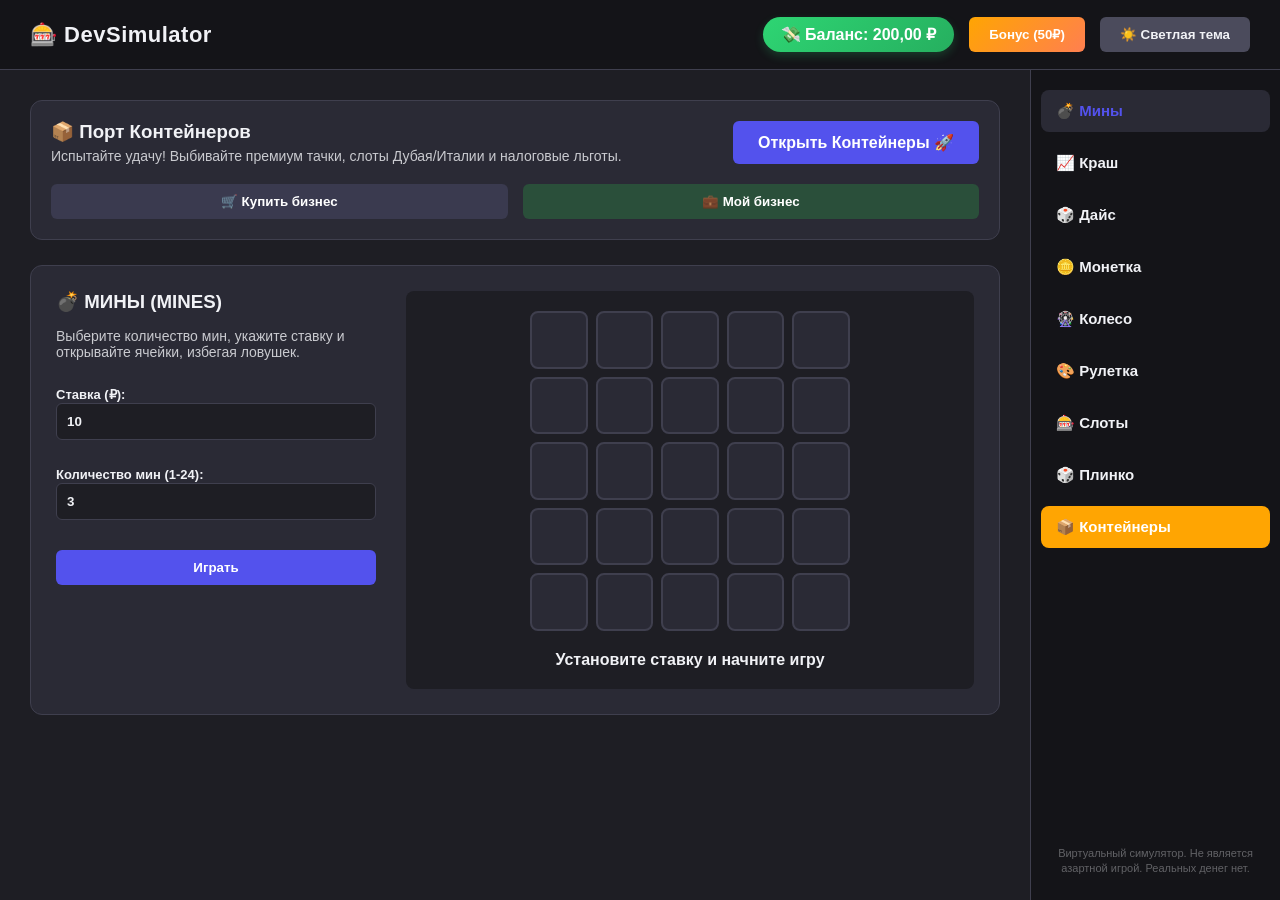
<file: index.html>
<!DOCTYPE html>
<html lang="ru">
<head>
    <meta charset="UTF-8">
    <meta name="viewport" content="width=device-width, initial-scale=1.0">
    <title>Симулятор Экономических Игр</title>
    <link rel="stylesheet" href="style.css">
    <style>
        /* ============================================
           ДОПОЛНИТЕЛЬНЫЕ СТИЛИ ДЛЯ СИСТЕМЫ БИЗНЕСА
           ============================================ */
        .business-menu-grid {
            display: flex;
            gap: 15px;
            margin: 20px 0 0 0;
            flex-wrap: wrap;
        }
        .business-tabs {
            display: flex;
            gap: 10px;
            margin-bottom: 20px;
            border-bottom: 2px solid var(--border-color);
            padding-bottom: 10px;
        }
        .b-tab-btn {
            background: var(--btn-secondary);
            color: var(--text-color);
            border: none;
            padding: 10px 20px;
            border-radius: 6px;
            cursor: pointer;
            font-weight: 600;
            transition: background 0.2s;
        }
        .b-tab-btn.active {
            background: var(--primary);
            color: white;
        }
        .business-category-section {
            display: none;
        }
        .business-category-section.active {
            display: grid;
            grid-template-columns: repeat(auto-fit, minmax(280px, 1fr));
            gap: 20px;
        }
        .biz-card {
            background: var(--card-bg);
            border: 1px solid var(--border-color);
            border-radius: 12px;
            padding: 20px;
            text-align: center;
            display: flex;
            flex-direction: column;
            justify-content: space-between;
            transition: transform 0.2s, box-shadow 0.2s;
        }
        .biz-card:hover {
            transform: translateY(-3px);
            box-shadow: 0 5px 15px rgba(0,0,0,0.2);
        }
        .biz-title {
            font-size: 18px;
            font-weight: 700;
            margin-bottom: 10px;
        }
        .biz-price {
            font-size: 16px;
            color: var(--success);
            font-weight: bold;
            margin-bottom: 15px;
        }
        .biz-info {
            font-size: 13px;
            opacity: 0.8;
            margin-bottom: 15px;
            text-align: left;
            line-height: 1.4;
        }
        .header-actions-panel {
            display: flex;
            justify-content: space-between;
            align-items: center;
            margin-bottom: 20px;
            background: rgba(0,0,0,0.15);
            padding: 12px 20px;
            border-radius: 8px;
            gap: 15px;
            flex-wrap: wrap;
        }
        .empty-business-state {
            text-align: center;
            padding: 40px 20px;
            background: var(--card-bg);
            border: 2px dashed var(--border-color);
            border-radius: 12px;
        }
    </style>
</head>
<body class="dark-theme">

    <div id="donate-modal" class="modal">
        <div class="modal-content" style="max-width: 450px;">
            <h2>💎 Виртуальное пополнение (Донат)</h2>
            <p>Выберите сумму для мгновенного зачисления на баланс:</p>
            <div style="display: flex; flex-direction: column; gap: 12px; margin: 20px 0;">
                <button id="donate-10" onclick="triggerDonate(10)" class="btn btn-success">+10 ₽ (Раз в 10 сек)</button>
                <button id="donate-100" onclick="triggerDonate(100)" class="btn btn-success">+100 ₽ (Раз в 1 мин)</button>
                <button id="donate-500" onclick="triggerDonate(500)" class="btn btn-success">+500 ₽ (Раз в 1 час)</button>
                <button id="donate-1000" onclick="triggerDonate(1000)" class="btn btn-success">+1000 ₽ (Без КД)</button>
            </div>
            <button onclick="closeDonateModal()" class="btn btn-secondary" style="width: 100%;">Закрыть</button>
        </div>
    </div>

    <header class="app-header">
        <div class="logo">🎰 DevSimulator</div>
        <div class="header-controls">
            <div class="balance-display" onclick="openDonateModal()" title="Нажмите для пополнения">
                💸 Баланс: <span id="balance-val">200.00</span> ₽
            </div>
            <button id="bonus-btn" onclick="claimBonus()" class="btn btn-bonus">Бонус (50₽)</button>
            <button id="theme-toggle-btn" onclick="toggleTheme()" class="btn btn-secondary">☀️ Светлая тема</button>
        </div>
    </header>

    <div class="app-container">
        <main class="game-area">

            <section id="containers-entry-block" style="background: var(--card-bg); padding: 20px; border-radius: 12px; margin-bottom: 25px; border: 1px solid var(--border-color);">
                <div style="display: flex; justify-content: space-between; align-items: center; flex-wrap: wrap; gap: 15px;">
                    <div>
                        <h3 style="margin-bottom: 5px;">📦 Порт Контейнеров</h3>
                        <p style="font-size: 14px; opacity: 0.8;">Испытайте удачу! Выбивайте премиум тачки, слоты Дубая/Италии и налоговые льготы.</p>
                    </div>
                    <a href="containers.html" class="btn btn-primary" style="text-decoration: none; padding: 12px 25px; font-weight: 600; border-radius: 6px;">Открыть Контейнеры 🚀</a>
                </div>
                
                <div class="business-menu-grid">
                    <button onclick="switchTab('game-buy-business', this)" class="btn btn-secondary" style="background: #3a3a4f; flex: 1; min-width: 160px; color: #fff;">🛒 Купить бизнес</button>
                    <button onclick="switchTab('game-my-business', this)" class="btn btn-secondary" style="background: #2a4f3a; flex: 1; min-width: 160px; color: #fff;">💼 Мой бизнес</button>
                </div>
            </section>
            
            <section id="game-mines" class="game-section active">
                <div class="game-wrapper">
                    <div class="controls-panel">
                        <h3>💣 МИНЫ (MINES)</h3>
                        <p style="font-size: 14px; opacity: 0.8;">Выберите количество мин, укажите ставку и открывайте ячейки, избегая ловушек.</p>
                        <div style="margin-top: 10px;">
                            <label style="font-size: 13px; font-weight:600;">Ставка (₽):</label>
                            <input type="number" id="mines-bet" value="10" min="1">
                        </div>
                        <div style="margin-top: 10px; margin-bottom: 15px;">
                            <label style="font-size: 13px; font-weight:600;">Количество мин (1-24):</label>
                            <input type="number" id="mines-count" value="3" min="1" max="24">
                        </div>
                        <button id="mines-start-btn" class="btn btn-primary">Играть</button>
                    </div>
                    <div class="board-panel flex-column">
                        <div class="mines-grid" id="mines-grid"></div>
                        <div id="mines-status" class="game-status text-center" style="margin-top: 20px; font-weight: 600;">Установите ставку и начните игру</div>
                    </div>
                </div>
            </section>

            <section id="game-crash" class="game-section">
                <div class="game-wrapper">
                    <div class="controls-panel">
                        <h3>📈 КРАШ (CRASH)</h3>
                        <p style="font-size: 14px; opacity: 0.8;">График летит вверх, увеличивая вашу ставку. Успейте забрать выигрыш до того, как график упадет!</p>
                        <div style="margin-top: 15px; margin-bottom: 20px;">
                            <label style="font-size: 13px; font-weight:600;">Размер ставки:</label>
                            <input type="number" id="crash-bet" value="10" min="1">
                        </div>
                        <button id="crash-btn" class="btn btn-primary">Взлететь</button>
                    </div>
                    <div class="board-panel flex-column">
                        <div class="crash-display">
                            <div id="crash-mult" class="crash-multiplier">1.00x</div>
                        </div>
                        <div id="crash-status" class="game-status text-center" style="margin-top: 20px; font-weight: 600;">Сделайте ставку и нажмите «Взлететь»</div>
                    </div>
                </div>
            </section>

            <section id="game-dice" class="game-section">
                <div class="game-wrapper">
                    <div class="controls-panel">
                        <h3>🎲 ДАЙС (DICE)</h3>
                        <p style="font-size: 14px; opacity: 0.8;">Выберите диапазон чисел на кубике. Чем меньше диапазон — тем выше коэффициент выплаты.</p>
                        <div style="margin-top: 10px;">
                            <label style="font-size: 13px; font-weight:600;">Сумма ставки:</label>
                            <input type="number" id="dice-bet" value="10" min="1">
                        </div>
                        <div style="margin-top: 10px;">
                            <label style="font-size: 13px; font-weight:600;">Минимум (от 0):</label>
                            <input type="number" id="dice-range-min" value="0" min="0" max="100">
                        </div>
                        <div style="margin-top: 10px; margin-bottom: 15px;">
                            <label style="font-size: 13px; font-weight:600;">Максимум (до 100):</label>
                            <input type="number" id="dice-range-max" value="50" min="0" max="100">
                        </div>
                        <div style="font-size: 14px; margin-bottom: 15px; background: rgba(0,0,0,0.2); padding: 10px; border-radius: 6px;">
                            <div>Шанс: <span id="dice-chance" style="color:var(--success); font-weight:700;">50.50%</span></div>
                            <div>Множитель: <span id="dice-mult" style="color:var(--warning); font-weight:700;">1.94x</span></div>
                        </div>
                        <button onclick="playDice()" class="btn btn-primary">Бросить кость</button>
                    </div>
                    <div class="board-panel flex-column">
                        <div class="dice-container">
                            <div class="dice-cube"><span id="dice-cube-val">?</span></div>
                        </div>
                        <div id="dice-status" class="game-status text-center" style="margin-top: 25px; font-weight: 600;">Укажите настройки диапазона чисел и бросайте кубик</div>
                    </div>
                </div>
            </section>

            <section id="game-coin" class="game-section">
                <div class="game-wrapper">
                    <div class="controls-panel">
                        <h3>🪙 МОНЕТКА (COINFLIP)</h3>
                        <p style="font-size: 14px; opacity: 0.8;">Выберите сторону монетки — Орел или Решка. Удвойте ставку при победе с шансом 50%!</p>
                        <div style="margin-top: 15px; margin-bottom: 20px;">
                            <label style="font-size: 13px; font-weight:600;">Сумма вашей ставки:</label>
                            <input type="number" id="coin-bet" value="10" min="1">
                        </div>
                        <div style="display: flex; gap: 10px;">
                            <button onclick="playCoin('heads')" class="btn btn-warning" style="flex: 1;">Орёл (x1.96)</button>
                            <button onclick="playCoin('tails')" class="btn btn-secondary" style="flex: 1;">Решка (x1.96)</button>
                        </div>
                    </div>
                    <div class="board-panel flex-column">
                        <div class="coin-container">
                            <div id="coin">
                                <div class="coin-side coin-heads">👑</div>
                                <div class="coin-side coin-tails">🦅</div>
                            </div>
                        </div>
                        <div id="coin-status" class="game-status text-center" style="font-weight: 600; margin-top: 20px;">Выберите сторону монетки для ставки</div>
                    </div>
                </div>
            </section>

            <section id="game-wheel" class="game-section">
                <div class="game-wrapper">
                    <div class="controls-panel">
                        <h3>🎡 КОЛЕСО ФОРТУНЫ</h3>
                        <p style="font-size: 14px; opacity: 0.8;">Запустите колесо удачи с разноцветными секторами. Множители делят вашу ставку от х0 до х5!</p>
                        <div style="margin-top: 15px; margin-bottom: 20px;">
                            <label style="font-size: 13px; font-weight:600;">Сумма вашей ставки:</label>
                            <input type="number" id="wheel-bet" value="10" min="1">
                        </div>
                        <button onclick="spinWheel()" class="btn btn-primary">Вращать колесо</button>
                    </div>
                    <div class="board-panel flex-column">
                        <div class="wheel-container">
                            <div class="wheel-pointer"></div>
                            <canvas id="wheel-canvas" width="320" height="320"></canvas>
                        </div>
                        <div id="wheel-status" class="game-status text-center" style="font-weight: 600; margin-top: 20px;">Запустите колесо для получения множителя</div>
                    </div>
                </div>
            </section>

            <section id="game-roulette" class="game-section">
                <div class="game-wrapper flex-column">
                    <h3>🎨 РУЛЕТКА (ROULETTE)</h3>
                    <p style="font-size: 14px; opacity: 0.8; margin-bottom: 15px;">Делайте ставки на классические цвета рулетки: Красное (х2), Чёрное (х2) или редкое Зелёное (х14).</p>
                    <div class="board-panel flex-column" style="background: none; padding: 0; min-height: auto; margin-bottom: 25px;">
                        <div class="roulette-carousel">
                            <div class="roulette-marker"></div>
                            <div class="roulette-tape" id="roulette-container-tape"></div>
                        </div>
                    </div>
                    <div style="display: flex; justify-content: space-between; align-items: flex-end; flex-wrap: wrap; gap: 15px;">
                        <div style="width: 200px;">
                            <label style="font-size: 13px; font-weight:600;">Сумма ставки:</label>
                            <input type="number" id="roulette-bet" value="10" min="1">
                        </div>
                        <div style="display: flex; gap: 10px; flex: 1; justify-content: flex-end;">
                            <button onclick="placeRouletteBet('red')" class="btn btn-danger">Красное (x2)</button>
                            <button onclick="placeRouletteBet('green')" class="btn btn-success">Зеленое (x14)</button>
                            <button onclick="placeRouletteBet('black')" class="btn btn-dark">Черное (x2)</button>
                        </div>
                    </div>
                    <div id="roulette-status" class="game-status text-center" style="margin-top: 20px; font-weight: 600;">Выберите сумму и нажмите на цвет</div>
                </div>
            </section>

            <section id="game-slots" class="game-section">
                <div class="game-wrapper flex-column">
                    <h3>🎰 СЛОТЫ (SLOTS)</h3>
                    <div class="slots-machine" style="justify-content: center;">
                        <div class="slot-reel" id="reel-1">🍒</div>
                        <div class="slot-reel" id="reel-2">🍋</div>
                        <div class="slot-reel" id="reel-3">💎</div>
                    </div>
                    <div class="slots-controls" style="margin: 0 auto 15px auto;">
                        <input type="number" id="slots-bet" value="10" min="1">
                        <button onclick="spinSlots()" class="btn btn-primary">Крутить</button>
                    </div>
                    <div id="slots-status" class="game-status text-center" style="font-weight: 600;">Испытайте удачу! 3 одинаковых в ряд — победа!</div>
                </div>
            </section>

            <section id="game-plinko" class="game-section">
                <div class="game-wrapper flex-column" style="align-items: center; text-align: center; padding: 40px 20px;">
                    <h3>🎲 ПЛИНКО (PLINKO)</h3>
                    <p style="font-size: 14px; opacity: 0.8; margin-bottom: 20px; max-width: 500px;">
                        Испытай удачу в культовой аркаде! Запускай шарики по пирамиде колышков и лови сумасшедшие множители до x10 прямо в лунках.
                    </p>
                    <a href="plinko.html" target="_blank" class="btn btn-primary" style="text-decoration: none; padding: 12px 30px; font-weight: 600; font-size: 16px; border-radius: 6px; display: inline-flex; align-items: center; gap: 8px;">
                        Открыть игру в новом окне 🚀
                    </a>
                </div>
            </section>

            <section id="game-buy-business" class="game-section">
                <div class="header-actions-panel">
                    <button onclick="returnToMainDashboard()" class="btn btn-secondary">🏠 На главную</button>
                    <h3 style="margin: 0; font-weight: 700;">🛒 Магазин предприятий</h3>
                    <button onclick="toggleTheme()" class="btn btn-secondary">🌓 Сменить тему</button>
                </div>

                <div class="business-tabs">
                    <button class="b-tab-btn active" onclick="switchBusinessMarketTab('cat-small', this)">📦 Малый бизнес</button>
                    <button class="b-tab-btn" onclick="switchBusinessMarketTab('cat-medium', this)">🏢 Средний бизнес</button>
                    <button class="b-tab-btn" onclick="switchBusinessMarketTab('cat-large', this)">💎 Крупный бизнес</button>
                </div>

                <div id="cat-small" class="business-category-section active"></div>
                <div id="cat-medium" class="business-category-section"></div>
                <div id="cat-large" class="business-category-section"></div>
            </section>

            <section id="game-my-business" class="game-section">
                <div class="header-actions-panel">
                    <button onclick="returnToMainDashboard()" class="btn btn-secondary">🏠 На главную</button>
                    <h3 style="margin: 0; font-weight: 700;">💼 Управление бизнесом</h3>
                    <button onclick="toggleTheme()" class="btn btn-secondary">🌓 Сменить тему</button>
                </div>

                <div id="my-business-content-area"></div>
            </section>

        </main>

        <aside class="sidebar">
            <button onclick="switchTab('game-mines', this)" class="nav-btn active">💣 Мины</button>
            <button onclick="switchTab('game-crash', this)" class="nav-btn">📈 Краш</button>
            <button onclick="switchTab('game-dice', this)" class="nav-btn">🎲 Дайс</button>
            <button onclick="switchTab('game-coin', this)" class="nav-btn">🪙 Монетка</button>
            <button onclick="switchTab('game-wheel', this)" class="nav-btn">🎡 Колесо</button>
            <button onclick="switchTab('game-roulette', this)" class="nav-btn">🎨 Рулетка</button>
            <button onclick="switchTab('game-slots', this)" class="nav-btn">🎰 Слоты</button>
            <button onclick="switchTab('game-plinko', this)" class="nav-btn">🎲 Плинко</button>
            
            <a href="containers.html" target="_blank" class="nav-btn" style="text-decoration: none; background: #ffa502; color: #fff; font-weight: bold;">📦 Контейнеры</a>
            <div class="sidebar-disclaimer">Виртуальный симулятор. Не является азартной игрой. Реальных денег нет.</div>
        </aside>
    </div>

    <script src="script.js"></script>
</body>
</html>
</file>
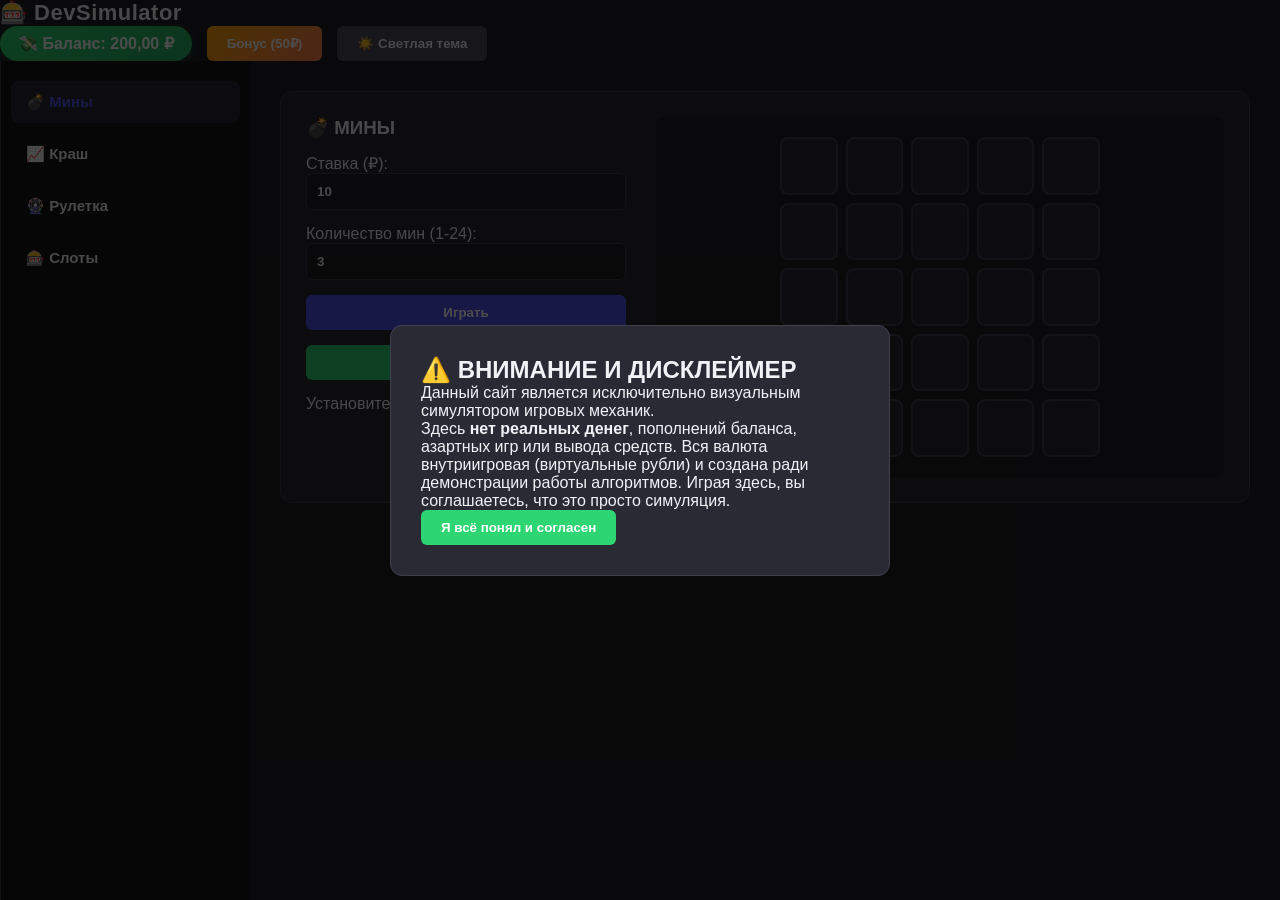
<file: index..html>
<!DOCTYPE html>
<html lang="ru">
<head>
    <meta charset="UTF-8">
    <meta name="viewport" content="width=device-width, initial-scale=1.0">
    <title>Симулятор Экономических Игр</title>
    <link rel="stylesheet" href="style.css">
</head>
<body class="dark-theme">

    <div id="disclaimer-modal" class="modal active">
        <div class="modal-content">
            <h2>⚠️ ВНИМАНИЕ И ДИСКЛЕЙМЕР</h2>
            <p>Данный сайт является исключительно визуальным симулятором игровых механик.</p>
            <p>Здесь <strong>нет реальных денег</strong>, пополнений баланса, азартных игр или вывода средств. Вся валюта внутриигровая (виртуальные рубли) и создана ради демонстрации работы алгоритмов. Играя здесь, вы соглашаетесь, что это просто симуляция.</p>
            <button onclick="closeDisclaimer()" class="btn btn-success">Я всё понял и согласен</button>
        </div>
    </div>

    <div id="donate-modal" class="modal">
        <div class="modal-content" style="max-width: 450px;">
            <h2>💎 Виртуальное пополнение (Донат)</h2>
            <p>Выберите сумму для мгновенного зачисления на баланс:</p>
            
            <div style="display: flex; flex-direction: column; gap: 12px; margin: 20px 0;">
                <button id="donate-10" onclick="triggerDonate(10)" class="btn btn-primary" style="width: 100%;">+10 ₽ (Раз в 10 сек)</button>
                <button id="donate-100" onclick="triggerDonate(100)" class="btn btn-success" style="width: 100%;">+100 ₽ (Раз в 1 мин)</button>
                <button id="donate-500" onclick="triggerDonate(500)" class="btn btn-bonus" style="width: 100%; color: #000;">+500 ₽ (Раз в 1 час)</button>
                <button id="donate-1000" onclick="triggerDonate(1000)" class="btn btn-danger" style="width: 100%;">+1000 ₽ (Раз в 2 часа)</button>
            </div>
            
            <button onclick="closeDonateModal()" class="btn btn-secondary" style="width: 100%;">Закрыть</button>
        </div>
    </div>

    <header>
        <div class="logo">🎰 DevSimulator</div>
        <div class="header-controls">
            <div class="balance-display" onclick="openDonateModal()" style="cursor: pointer; transition: transform 0.2s;" onmouseover="this.style.transform='scale(1.05)'" onmouseout="this.style.transform='scale(1)'" title="Нажмите для пополнения">
                💸 Баланс: <span id="balance-val">0</span> ₽
            </div>
            <button id="bonus-btn" onclick="claimBonus()" class="btn btn-bonus">Бонус (50₽)</button>
            <button id="theme-toggle-btn" onclick="toggleTheme()" class="btn btn-secondary">☀️ Светлая тема</button>
        </div>
    </header>

    <div class="app-container">
        <aside class="sidebar">
            <button class="nav-btn active" onclick="switchTab('mines', this)">💣 Мины</button>
            <button class="nav-btn" onclick="switchTab('crash', this)">📈 Краш</button>
            <button class="nav-btn" onclick="switchTab('roulette', this)">🎡 Рулетка</button>
            <button class="nav-btn" onclick="switchTab('slots', this)">🎰 Слоты</button>
        </aside>

        <main class="game-area">

            <section id="game-mines" class="game-section active">
                <div class="game-wrapper">
                    <div class="controls-panel">
                        <h3>💣 МИНЫ</h3>
                        <div class="input-group">
                            <label>Ставка (₽):</label>
                            <input type="number" id="mines-bet" value="10" min="1">
                        </div>
                        <div class="input-group">
                            <label>Количество мин (1-24):</label>
                            <input type="number" id="mines-count" value="3" min="1" max="24">
                        </div>
                        <button id="mines-start-btn" onclick="startMinesGame()" class="btn btn-primary">Играть</button>
                        <button id="mines-cashout-btn" onclick="cashoutMines()" class="btn btn-success" disabled>Забрать 0.00 ₽</button>
                        <div id="mines-status" class="game-status">Установите ставку и начните игру</div>
                    </div>
                    <div class="board-panel">
                        <div id="mines-grid" class="mines-grid"></div>
                    </div>
                </div>
            </section>

            <section id="game-crash" class="game-section">
                <div class="game-wrapper">
                    <div class="controls-panel">
                        <h3>📈 КРАШ</h3>
                        <div class="input-group">
                            <label>Ставка (₽):</label>
                            <input type="number" id="crash-bet" value="10" min="1">
                        </div>
                        <button id="crash-btn" onclick="handleCrashAction()" class="btn btn-primary">Ставка</button>
                        <div id="crash-status" class="game-status">Ожидание ставки...</div>
                    </div>
                    <div class="board-panel crash-board">
                        <div class="crash-graph-container">
                            <div id="crash-multiplier">1.00x</div>
                            <svg id="crash-svg" width="100%" height="100%">
                                <path id="crash-line" d="M 0 300 Q 150 280 400 300" fill="none" stroke="#ff4757" stroke-width="5" style="display:none;"/>
                            </svg>
                        </div>
                    </div>
                </div>
            </section>

            <section id="game-roulette" class="game-section">
                <div class="game-wrapper flex-column">
                    <h3>🎡 РУЛЕТКА (Красное / Черное / Зеленое)</h3>
                    <div class="roulette-wheel-container">
                        <div class="roulette-marker"></div>
                        <div id="roulette-tape" class="roulette-tape"></div>
                    </div>
                    <div class="roulette-betting-table">
                        <div class="bet-box-container">
                            <input type="number" id="roulette-bet" value="10" min="1" placeholder="Ваша ставка">
                        </div>
                        <div class="bet-buttons">
                            <button onclick="placeRouletteBet('red')" class="btn btn-danger">Красное (x2)</button>
                            <button onclick="placeRouletteBet('green')" class="btn btn-success">Зеленое (x14)</button>
                            <button onclick="placeRouletteBet('black')" class="btn btn-dark">Черное (x2)</button>
                        </div>
                    </div>
                    <div id="roulette-status" class="game-status text-center">Выберите сумму и нажмите на цвет</div>
                </div>
            </section>

            <section id="game-slots" class="game-section">
                <div class="game-wrapper flex-column">
                    <h3>🎰 СЛОТЫ</h3>
                    <div class="slots-machine">
                        <div class="slot-reel" id="reel-1">🍒</div>
                        <div class="slot-reel" id="reel-2">🍋</div>
                        <div class="slot-reel" id="reel-3">💎</div>
                    </div>
                    <div class="slots-controls">
                        <input type="number" id="slots-bet" value="10" min="1">
                        <button onclick="spinSlots()" class="btn btn-primary">Крутить</button>
                    </div>
                    <div id="slots-status" class="game-status text-center">Испытайте удачу! 3 одинаковых в ряд — победа!</div>
                </div>
            </section>

        </main>
    </div>

    <script src="script.js"></script>
</body>
</html>
</file>
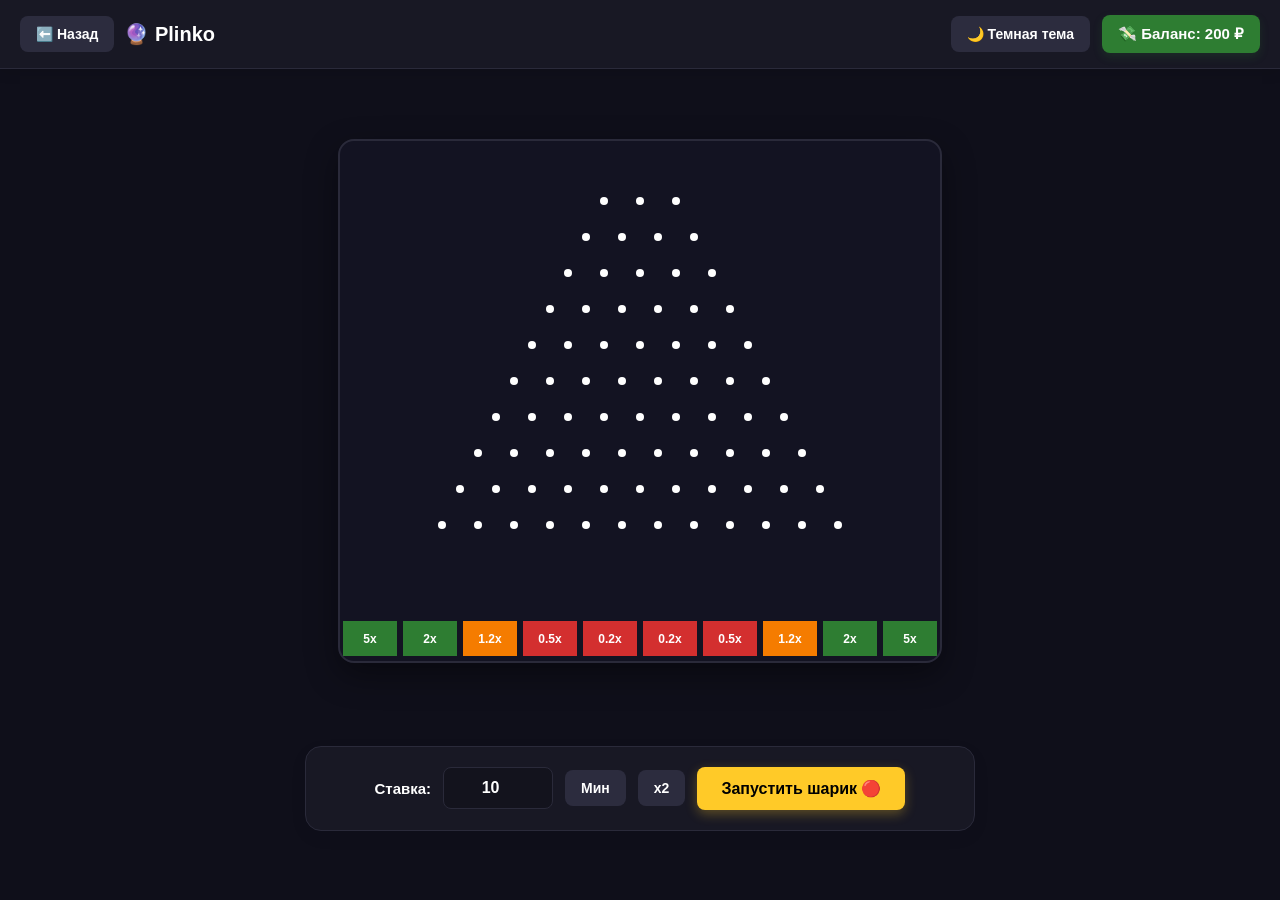
<file: plinko.html>
<!DOCTYPE html>
<html lang="ru">
<head>
    <meta charset="UTF-8">
    <meta name="viewport" content="width=device-width, initial-scale=1.0">
    <title>Plinko — Симулятор Казино</title>
    <style>
        /* --- СИСТЕМНЫЕ ПЕРЕМЕННЫЕ ДЛЯ ТЕМ --- */
        :root {
            --bg-color: #0f0f1a;
            --card-bg: #181824;
            --text-color: #ffffff;
            --border-color: #2a2a3a;
            --btn-secondary: #2c2c3e;
            --btn-secondary-hover: #3d3d56;
        }

        body.light-theme {
            --bg-color: #f0f2f5;
            --card-bg: #ffffff;
            --text-color: #1a1a2e;
            --border-color: #dddddd;
            --btn-secondary: #e4e6eb;
            --btn-secondary-hover: #d8dadf;
        }

        /* --- ОБЩИЕ СТИЛИ СТРАНИЦЫ --- */
        * {
            box-sizing: border-box;
            margin: 0;
            padding: 0;
            font-family: 'Segoe UI', Roboto, Helvetica, Arial, sans-serif;
        }

        body {
            background-color: var(--bg-color);
            color: var(--text-color);
            transition: background-color 0.3s, color 0.3s;
            min-height: 100vh;
            display: flex;
            flex-direction: column;
        }

        /* --- ШАПКА ИГРЫ --- */
        .app-header {
            background: var(--card-bg);
            border-bottom: 1px solid var(--border-color);
            padding: 15px 20px;
            display: flex;
            justify-content: space-between;
            align-items: center;
            box-shadow: 0 4px 12px rgba(0,0,0,0.1);
        }

        .header-logo {
            display: flex;
            align-items: center;
            gap: 10px;
        }

        .header-logo h1 {
            font-size: 20px;
            font-weight: 700;
        }

        .header-controls {
            display: flex;
            align-items: center;
            gap: 12px;
        }

        /* --- КНОПКИ И БАЛАНС --- */
        .btn {
            padding: 10px 16px;
            font-size: 14px;
            font-weight: 600;
            border: none;
            border-radius: 8px;
            cursor: pointer;
            transition: all 0.2s ease;
            display: inline-flex;
            align-items: center;
            gap: 6px;
            color: var(--text-color);
        }

        .btn-secondary {
            background-color: var(--btn-secondary);
        }
        .btn-secondary:hover {
            background-color: var(--btn-secondary-hover);
        }

        .btn-play {
            background: #ffca28;
            color: #000;
            font-weight: 700;
            padding: 12px 24px;
            font-size: 16px;
            border: none;
            border-radius: 8px;
            cursor: pointer;
            box-shadow: 0 4px 12px rgba(255, 202, 40, 0.3);
        }
        .btn-play:hover {
            background: #ffe082;
            transform: translateY(-1px);
        }

        .balance-display {
            background: #2e7d32;
            color: #fff;
            padding: 10px 16px;
            border-radius: 8px;
            font-weight: 700;
            font-size: 15px;
            box-shadow: 0 4px 10px rgba(46, 125, 50, 0.2);
        }

        /* --- ИГРОВАЯ ЗОНА --- */
        .plinko-container {
            flex: 1;
            max-width: 700px;
            width: 100%;
            margin: 20px auto;
            padding: 0 15px;
            display: flex;
            flex-direction: column;
            align-items: center;
            justify-content: center;
        }

        #plinko-canvas {
            background: #131322;
            border: 2px solid var(--border-color);
            border-radius: 16px;
            box-shadow: 0 12px 32px rgba(0,0,0,0.4);
            max-width: 100%;
            height: auto;
        }

        body.light-theme #plinko-canvas {
            background: #f8f9fa;
        }

        /* --- ПЛАШКА УВЕДОМЛЕНИЯ О РЕЗУЛЬТАТЕ --- */
        .plinko-notification {
            margin-top: 15px;
            padding: 12px 24px;
            border-radius: 8px;
            font-size: 16px;
            font-weight: 700;
            text-align: center;
            min-height: 48px;
            width: 100%;
            max-width: 450px;
            opacity: 0;
            transform: translateY(10px);
            transition: all 0.3s ease;
            display: flex;
            align-items: center;
            justify-content: center;
        }

        .plinko-notification.show {
            opacity: 1;
            transform: translateY(0);
        }

        .notification-win {
            background-color: rgba(46, 125, 50, 0.2);
            border: 2px solid #2e7d32;
            color: #4caf50;
        }

        .notification-loss {
            background-color: rgba(211, 47, 47, 0.2);
            border: 2px solid #d32f2f;
            color: #ef5350;
        }

        body.light-theme .notification-win {
            background-color: #e8f5e9;
            color: #2e7d32;
        }

        body.light-theme .notification-loss {
            background-color: #ffebee;
            color: #c62828;
        }

        /* --- ПАНЕЛЬ СТАВОК --- */
        .bet-controls {
            background: var(--card-bg);
            border: 1px solid var(--border-color);
            border-radius: 16px;
            padding: 20px;
            margin-top: 20px;
            width: 100%;
            display: flex;
            justify-content: center;
            align-items: center;
            gap: 12px;
            flex-wrap: wrap;
            box-shadow: 0 6px 18px rgba(0,0,0,0.05);
        }

        .input-bet {
            background: rgba(0, 0, 0, 0.2);
            border: 1px solid var(--border-color);
            color: var(--text-color);
            padding: 11px;
            border-radius: 8px;
            font-size: 16px;
            width: 110px;
            text-align: center;
            font-weight: 600;
        }
        body.light-theme .input-bet {
            background: #fff;
        }
    </style>
</head>
<body>

    <header class="app-header">
        <div class="header-logo">
            <button onclick="window.close();" class="btn btn-secondary">⬅️ Назад</button>
            <h1>🔮 Plinko</h1>
        </div>
        <div class="header-controls">
            <button id="theme-btn" onclick="togglePlinkoTheme()" class="btn btn-secondary">🌙 Темная тема</button>
            <div class="balance-display">💸 Баланс: <span id="user-balance">0</span> ₽</div>
        </div>
    </header>

    <main class="plinko-container">
        <canvas id="plinko-canvas" width="600" height="520"></canvas>

        <div id="plinko-alert" class="plinko-notification"></div>

        <div class="bet-controls">
            <label style="font-weight: 600; font-size: 15px;">Ставка:</label>
            <input type="number" id="bet-amount" class="input-bet" value="10" min="1" step="5">
            <button onclick="setBet('min')" class="btn btn-secondary">Мин</button>
            <button onclick="setBet('x2')" class="btn btn-secondary">x2</button>
            <button onclick="launchBall()" class="btn-play">Запустить шарик 🔴</button>
        </div>
    </main>

    <script>
        // --- СИНХРОНИЗАЦИЯ БАЛАНСА И ТЕМЫ ---
        let balance = parseFloat(localStorage.getItem('user_balance')) || 200;
        
        function updateBalanceUI() {
            document.getElementById('user-balance').innerText = Math.floor(balance).toLocaleString('ru-RU');
        }
        updateBalanceUI();

        if (localStorage.getItem('theme') === 'light') {
            document.body.classList.add('light-theme');
            document.getElementById('theme-btn').innerText = "☀️ Светлая тема";
        }
        function togglePlinkoTheme() {
            document.body.classList.toggle('light-theme');
            const isLight = document.body.classList.contains('light-theme');
            localStorage.setItem('theme', isLight ? 'light' : 'dark');
            document.getElementById('theme-btn').innerText = isLight ? "☀️ Светлая тема" : "🌙 Темная тема";
        }

        function setBet(action) {
            let input = document.getElementById('bet-amount');
            let currentBet = parseFloat(input.value) || 10;
            if (action === 'min') input.value = 1;
            if (action === 'x2') input.value = currentBet * 2;
        }

        // --- ФИЗИКА И СТРУКТУРА PLINKO ---
        const canvas = document.getElementById('plinko-canvas');
        const ctx = canvas.getContext('2d');

        const rows = 10; 
        const pins = [];
        const balls = [];
        const buckets = [];
        const multipliers = [5, 2, 1.2, 0.5, 0.2, 0.2, 0.5, 1.2, 2, 5]; 
        const bucketCount = multipliers.length;

        const startY = 60;
        const spacingY = 36;
        const spacingX = 36;

        for (let r = 0; r < rows; r++) {
            const count = r + 3; 
            const rowWidth = (count - 1) * spacingX;
            const startX = (canvas.width - rowWidth) / 2;
            for (let i = 0; i < count; i++) {
                pins.push({ x: startX + i * spacingX, y: startY + r * spacingY, radius: 4 });
            }
        }

        const bucketWidth = canvas.width / bucketCount;
        const bucketY = canvas.height - 40;

        for (let i = 0; i < bucketCount; i++) {
            buckets.push({ x: i * bucketWidth, y: bucketY, width: bucketWidth, height: 35, mult: multipliers[i] });
        }

        function launchBall() {
            const betInput = document.getElementById('bet-amount');
            let bet = parseFloat(betInput.value);

            if (isNaN(bet) || bet <= 0) return;
            if (balance < bet) {
                alert("Недостаточно средств!");
                return;
            }

            balance -= bet;
            localStorage.setItem('user_balance', balance.toFixed(2));
            updateBalanceUI();

            balls.push({
                x: canvas.width / 2 + (Math.random() * 6 - 3),
                y: 20,
                vx: 0,
                vy: 0,
                radius: 6,
                bet: bet,
                gravity: 0.2,
                bounce: 0.45,
                friction: 0.98
            });
        }

        function update() {
            ctx.clearRect(0, 0, canvas.width, canvas.height);

            const isLightTheme = document.body.classList.contains('light-theme');

            // Отрисовка лунок
            buckets.forEach(b => {
                if (b.mult >= 2) ctx.fillStyle = '#2e7d32';
                else if (b.mult >= 1) ctx.fillStyle = '#f57c00';
                else ctx.fillStyle = '#d32f2f';

                ctx.fillRect(b.x + 3, b.y, b.width - 6, b.height);
                ctx.fillStyle = '#fff';
                ctx.font = 'bold 12px sans-serif';
                ctx.textAlign = 'center';
                ctx.fillText(b.mult + 'x', b.x + b.width / 2, b.y + 22);
            });

            // Отрисовка колышков
            ctx.fillStyle = isLightTheme ? '#7f8c8d' : '#ffffff';
            pins.forEach(p => {
                ctx.beginPath();
                ctx.arc(p.x, p.y, p.radius, 0, Math.PI * 2);
                ctx.fill();
            });

            // Просчет шариков
            for (let i = balls.length - 1; i >= 0; i--) {
                let b = balls[i];
                b.vy += b.gravity;
                b.vx *= b.friction;
                b.x += b.vx;
                b.y += b.vy;

                pins.forEach(p => {
                    let dx = b.x - p.x;
                    let dy = b.y - p.y;
                    let dist = Math.sqrt(dx * dx + dy * dy);
                    if (dist < b.radius + p.radius) {
                        let angle = Math.atan2(dy, dx);
                        b.x = p.x + Math.cos(angle) * (b.radius + p.radius);
                        b.y = p.y + Math.sin(angle) * (b.radius + p.radius);

                        let speed = Math.sqrt(b.vx * b.vx + b.vy * b.vy);
                        b.vx = Math.cos(angle) * speed * b.bounce + (Math.random() * 0.5 - 0.25);
                        b.vy = Math.sin(angle) * speed * b.bounce;
                    }
                });

                if (b.x - b.radius < 0) { b.x = b.radius; b.vx *= -b.bounce; }
                if (b.x + b.radius > canvas.width) { b.x = canvas.width - b.radius; b.vx *= -b.bounce; }

                if (b.y >= bucketY) {
                    let bucketIndex = Math.floor(b.x / bucketWidth);
                    if (bucketIndex < 0) bucketIndex = 0;
                    if (bucketIndex >= bucketCount) bucketIndex = bucketCount - 1;

                    let targetBucket = buckets[bucketIndex];
                    let winAmount = b.bet * targetBucket.mult;

                    // Зачисляем выигрыш
                    balance += winAmount;
                    localStorage.setItem('user_balance', balance.toFixed(2));
                    updateBalanceUI();

                    // --- ЛОГИКА ОТОБРАЖЕНИЯ ПЛАШКИ УВЕДОМЛЕНИЙ ---
                    const alertBlock = document.getElementById('plinko-alert');
                    alertBlock.className = "plinko-notification"; // сброс классов
                    
                    if (targetBucket.mult >= 1) {
                        alertBlock.classList.add('notification-win');
                        alertBlock.innerHTML = `🎉 Выиграно: +${Math.floor(winAmount).toLocaleString('ru-RU')} ₽ (Коэффициент x${targetBucket.mult})`;
                    } else {
                        alertBlock.classList.add('notification-loss');
                        alertBlock.innerHTML = `📉 Слив: минус ${Math.floor(b.bet - winAmount).toLocaleString('ru-RU')} ₽ (Коэффициент x${targetBucket.mult})`;
                    }

                    alertBlock.classList.add('show');

                    // Убираем плашку через 3 секунды, если нет новых шариков
                    if (window.plinkoTimeout) clearTimeout(window.plinkoTimeout);
                    window.plinkoTimeout = setTimeout(() => {
                        alertBlock.classList.remove('show');
                    }, 3000);

                    balls.splice(i, 1);
                    continue;
                }

                ctx.fillStyle = '#e53935';
                ctx.beginPath();
                ctx.arc(b.x, b.y, b.radius, 0, Math.PI * 2);
                ctx.fill();
            }

            requestAnimationFrame(update);
        }

        update();
    </script>
</body>
</html>
</file>
<file: style.css>
/* ==========================================
   ГЛОБАЛЬНЫЕ ПЕРЕМЕННЫЕ И ТЕМЫ ОФОРМЛЕНИЯ
   ========================================== */
.dark-theme {
    --bg-color: #1e1e24;
    --card-bg: #2a2a35;
    --text-color: #f1f2f6;
    --border-color: #3f3f4e;
    --sidebar-bg: #141418;
    --btn-secondary: #4b4b5c;
}

.light-theme {
    --bg-color: #f1f2f6;
    --card-bg: #ffffff;
    --text-color: #2f3542;
    --border-color: #ced6e0;
    --sidebar-bg: #dfe4ea;
    --btn-secondary: #a4b0be;
}

:root {
    --primary: #5352ed;
    --success: #2ed573;
    --danger: #ff4757;
    --warning: #ffa502;
    --dark: #2f3542;
}

/* Сброс базовых стилей */
* {
    box-sizing: border-box;
    margin: 0;
    padding: 0;
    font-family: 'Segoe UI', Tahoma, Geneva, Verdana, sans-serif;
    transition: background-color 0.3s, color 0.3s;
}

body {
    background-color: var(--bg-color);
    color: var(--text-color);
    min-height: 100vh;
    display: flex;
    flex-direction: column;
}

/* Шапка сайта */
.app-header {
    height: 70px;
    background-color: var(--sidebar-bg);
    display: flex;
    justify-content: space-between;
    align-items: center;
    padding: 0 30px;
    border-bottom: 1px solid var(--border-color);
}
.logo {
    font-size: 22px;
    font-weight: 800;
    letter-spacing: 0.5px;
}
.header-controls {
    display: flex;
    align-items: center;
    gap: 15px;
}
.balance-display {
    background: linear-gradient(135deg, #2ed573, #26af5f);
    color: #ffffff;
    padding: 8px 18px;
    border-radius: 20px;
    font-weight: 700;
    font-size: 16px;
    box-shadow: 0 4px 10px rgba(46, 213, 115, 0.2);
    cursor: pointer;
}

/* Сетка основного контейнера: Контент слева, Меню СПРАВА */
.app-container {
    display: flex;
    flex: 1;
    flex-direction: row;
}

/* Игровая зона слева */
.game-area {
    flex: 1;
    padding: 30px;
    overflow-y: auto;
}

/* Боковая панель меню СПРАВА */
.sidebar {
    width: 250px;
    background-color: var(--sidebar-bg);
    padding: 20px 10px;
    display: flex;
    flex-direction: column;
    gap: 10px;
    border-left: 1px solid var(--border-color);
}
.sidebar-disclaimer {
    margin-top: auto;
    font-size: 11px;
    opacity: 0.35;
    text-align: center;
    padding: 15px 5px 5px 5px;
    line-height: 1.3;
    pointer-events: none;
    color: var(--text-color);
}

/* Кнопки навигации */
.nav-btn {
    background: transparent;
    border: none;
    color: var(--text-color);
    padding: 12px 15px;
    border-radius: 8px;
    text-align: left;
    font-size: 15px;
    font-weight: 600;
    cursor: pointer;
    display: flex;
    align-items: center;
    gap: 12px;
}
.nav-btn:hover, .nav-btn.active {
    background-color: var(--card-bg);
    color: var(--primary);
}

/* Общие стили кнопок */
.btn {
    padding: 10px 20px;
    border: none;
    border-radius: 6px;
    font-weight: 600;
    cursor: pointer;
}
.btn-primary { background-color: var(--primary); color: white; }
.btn-success { background-color: var(--success); color: white; }
.btn-danger { background-color: var(--danger); color: white; }
.btn-dark { background-color: var(--dark); color: white; }
.btn-secondary { background-color: var(--btn-secondary); color: var(--text-color); }
.btn-bonus { background: linear-gradient(135deg, #ffa502, #ff7f50); color: white; }

/* Секции игр */
.game-section { display: none; }
.game-section.active { display: block; animation: fadeIn 0.4s ease; }
@keyframes fadeIn { from { opacity: 0; } to { opacity: 1; } }

/* Сетка макета игр */
.game-wrapper { display: flex; gap: 30px; background-color: var(--card-bg); padding: 25px; border-radius: 12px; border: 1px solid var(--border-color); }
.flex-column { flex-direction: column; }
.controls-panel { width: 320px; display: flex; flex-direction: column; gap: 15px; }
.board-panel { flex: 1; display: flex; justify-content: center; align-items: center; background-color: var(--bg-color); border-radius: 8px; padding: 20px; min-height: 340px; }

/* Поля ввода */
input[type="number"] {
    background-color: var(--bg-color);
    border: 1px solid var(--border-color);
    color: var(--text-color);
    padding: 10px;
    border-radius: 6px;
    font-weight: 600;
    width: 100%;
}

/* Модальные окна */
.modal { position: fixed; top: 0; left: 0; width: 100%; height: 100%; background: rgba(0,0,0,0.7); display: none; justify-content: center; align-items: center; z-index: 1000; }
.modal.active { display: flex; }
.modal-content { background-color: var(--card-bg); padding: 30px; border-radius: 12px; max-width: 500px; width: 90%; border: 1px solid var(--border-color); }

/* Уведомления */
#notification-container { position: fixed; bottom: 20px; right: 20px; display: flex; flex-direction: column; gap: 10px; z-index: 9999; }
.toast { min-width: 280px; padding: 15px 20px; border-radius: 8px; color: #ffffff; font-weight: 600; font-size: 14px; box-shadow: 0 5px 15px rgba(0, 0, 0, 0.3); transform: translateX(120%); transition: transform 0.3s cubic-bezier(0.175, 0.885, 0.32, 1.275); border-left: 6px solid rgba(0, 0, 0, 0.2); }
.toast.show { transform: translateX(0); }
.toast-success { background-color: #2ed573; }
.toast-danger { background-color: #ff4757; }
.toast-info { background-color: #5352ed; }

/* ==========================================
   ИГРА 1: МИНЫ (MINES) — ИСПРАВЛЕНО
   ========================================== */
.mines-grid { 
    display: grid; 
    grid-template-columns: repeat(5, 1fr); 
    gap: 8px; 
    width: 100%;
    max-width: 320px;
    margin: 0 auto;
}
/* Поддержка обоих вариантов классов ячеек для надежности */
.mine-cell, .mines-cell { 
    aspect-ratio: 1;
    background-color: var(--card-bg); 
    border: 2px solid var(--border-color); 
    border-radius: 8px; 
    cursor: pointer; 
    display: flex; 
    justify-content: center; 
    align-items: center; 
    font-size: 22px; 
    font-weight: bold; 
    user-select: none;
    transition: transform 0.1s, background-color 0.2s;
}
.mine-cell:hover, .mines-cell:hover {
    transform: scale(1.04);
    background-color: var(--btn-secondary);
}
.mine-cell.revealed-gem, .mines-cell.revealed { background-color: rgba(46, 213, 115, 0.2); border-color: #2ed573; }
.mine-cell.revealed-mine, .mines-cell.mine { background-color: rgba(255, 71, 87, 0.2); border-color: #ff4757; }
.mines-cell.mine-hidden { opacity: 0.5; background-color: #747d8c; }

/* ==========================================
   ИГРА 2: КРАШ (CRASH)
   ========================================== */
.crash-display { width: 100%; height: 260px; position: relative; border: 2px dashed var(--border-color); border-radius: 8px; overflow: hidden; display: flex; justify-content: center; align-items: center; }
.crash-multiplier { font-size: 56px; font-weight: 800; z-index: 10; color: var(--text-color); }
.crash-multiplier.crashed { color: var(--danger); }
.crash-graph { position: absolute; bottom: 0; left: 0; width: 100%; height: 100%; }

/* ==========================================
   ИГРА 3: ДАЙС (DICE)
   ========================================== */
.dice-container { display: flex; justify-content: center; align-items: center; width: 100%; }
.dice-cube { width: 90px; height: 90px; background-color: white; color: #2f3542; border-radius: 14px; display: flex; justify-content: center; align-items: center; font-size: 38px; font-weight: bold; box-shadow: 0 6px 15px rgba(0,0,0,0.2); }

/* ==========================================
   ИГРА 4: МОНЕТКА (COINFLIP)
   ========================================== */
.coin-container {
    perspective: 1000px;
    margin: 40px auto;
    width: 160px;   
    height: 160px;  
}
#coin { width: 100%; height: 100%; position: relative; transform-style: preserve-3d; }
.coin-side { position: absolute; width: 100%; height: 100%; border-radius: 50%; backface-visibility: hidden; display: flex; justify-content: center; align-items: center; font-size: 64px; font-weight: bold; box-shadow: 0 10px 20px rgba(0, 0, 0, 0.4), inset 0 0 15px rgba(255,255,255,0.2); border: 5px solid #ffa502; }
.coin-heads { background: linear-gradient(135deg, #ffeaa7, #ffa502); color: #d35400; }
.coin-tails { background: linear-gradient(135deg, #f1f2f6, #ced6e0); color: #2f3542; transform: rotateY(180deg); }
.spin-heads { animation: flipHeads 1.2s cubic-bezier(0.25, 0.1, 0.25, 1) forwards; }
.spin-tails { animation: flipTails 1.2s cubic-bezier(0.25, 0.1, 0.25, 1) forwards; }
@keyframes flipHeads { from { transform: rotateY(0); } to { transform: rotateY(1800deg); } }
@keyframes flipTails { from { transform: rotateY(0); } to { transform: rotateY(1980deg); } }

/* ==========================================
   ИГРА 5: КОЛЕСО ФОРТУНЫ (WHEEL)
   ========================================== */
.wheel-container { position: relative; width: 320px; height: 320px; display: flex; justify-content: center; align-items: center; }
#wheel-canvas { width: 100%; height: 100%; border-radius: 50%; box-shadow: 0 8px 20px rgba(0,0,0,0.3); border: 6px solid var(--border-color); }
.wheel-pointer { position: absolute; top: -10px; left: 50%; transform: translateX(-50%); width: 0; height: 0; border-left: 15px solid transparent; border-right: 15px solid transparent; border-top: 25px solid var(--danger); z-index: 20; }

/* ==========================================
   ИГРА 6: РУЛЕТКА (ROULETTE) — ИСПРАВЛЕНО
   ========================================== */
.roulette-carousel { width: 100%; max-width: 500px; height: 80px; border: 3px solid var(--border-color); border-radius: 8px; position: relative; overflow: hidden; background-color: #141418; margin: 0 auto; }
.roulette-tape { display: flex; position: absolute; left: 0; top: 0; height: 100%; transition: transform 4s cubic-bezier(0.1, 0.8, 0.1, 1); will-change: transform; }
.roulette-cell { flex-shrink: 0; width: 70px; height: 100%; display: flex; justify-content: center; align-items: center; font-size: 20px; font-weight: bold; color: white; border-right: 1px solid rgba(0,0,0,0.2); }
/* Связка обоих типов классов цветов */
.cell-red, .c-red { background-color: #ff4757; }
.cell-black, .c-black { background-color: #2f3542; }
.cell-green, .c-green { background-color: #2ed573; }
.roulette-marker { position: absolute; top: 0; left: 50%; transform: translateX(-50%); width: 4px; height: 100%; background-color: #ffa502; z-index: 5; box-shadow: 0 0 10px #ffa502; }

/* ==========================================
   ИГРА 7: СЛОТЫ (SLOTS)
   ========================================== */
.slots-machine { display: flex; gap: 15px; background-color: #141418; padding: 20px; border-radius: 10px; border: 3px solid var(--border-color); margin-bottom: 20px; justify-content: center; }
.slot-reel { width: 75px; height: 90px; background: linear-gradient(to bottom, #2a2a35, #1e1e24); border: 2px solid var(--border-color); border-radius: 6px; display: flex; justify-content: center; align-items: center; font-size: 45px; box-shadow: inset 0 0 10px rgba(0,0,0,0.5); user-select: none; }
.slots-controls { display: flex; width: 100%; max-width: 300px; gap: 10px; }
.slots-controls input { flex: 1; }

/* ==========================================
   АДАПТИВНОСТЬ ДЛЯ ТЕЛЕФОНОВ
   ========================================== */
@media (max-width: 768px) {
    .app-header { flex-direction: column !important; gap: 12px; padding: 12px; text-align: center; height: auto; }
    .header-controls { width: 100%; justify-content: center; flex-wrap: wrap; gap: 8px; }
    .balance-display { font-size: 15px; padding: 6px 12px; width: 100%; text-align: center; }
    
    .app-container { flex-direction: column; min-height: auto; }
    .sidebar {
        width: 100%; flex-direction: row; overflow-x: auto;
        padding: 8px; position: sticky; top: 0; z-index: 99; gap: 8px;
        border-left: none; border-bottom: 1px solid var(--border-color);
    }
    .nav-btn { flex: 1; text-align: center; padding: 10px 5px; font-size: 13px; white-space: nowrap; justify-content: center; }
    .game-area { padding: 12px; }
    .game-wrapper { flex-direction: column !important; padding: 15px; gap: 20px; min-height: auto; }
    .controls-panel { width: 100%; }
    .board-panel { width: 100%; padding: 25px 5px; }
    
    .mines-grid { grid-template-columns: repeat(5, 1fr); gap: 6px; max-width: 260px; }
    .mine-cell, .mines-cell { font-size: 16px; }
}
</file>
